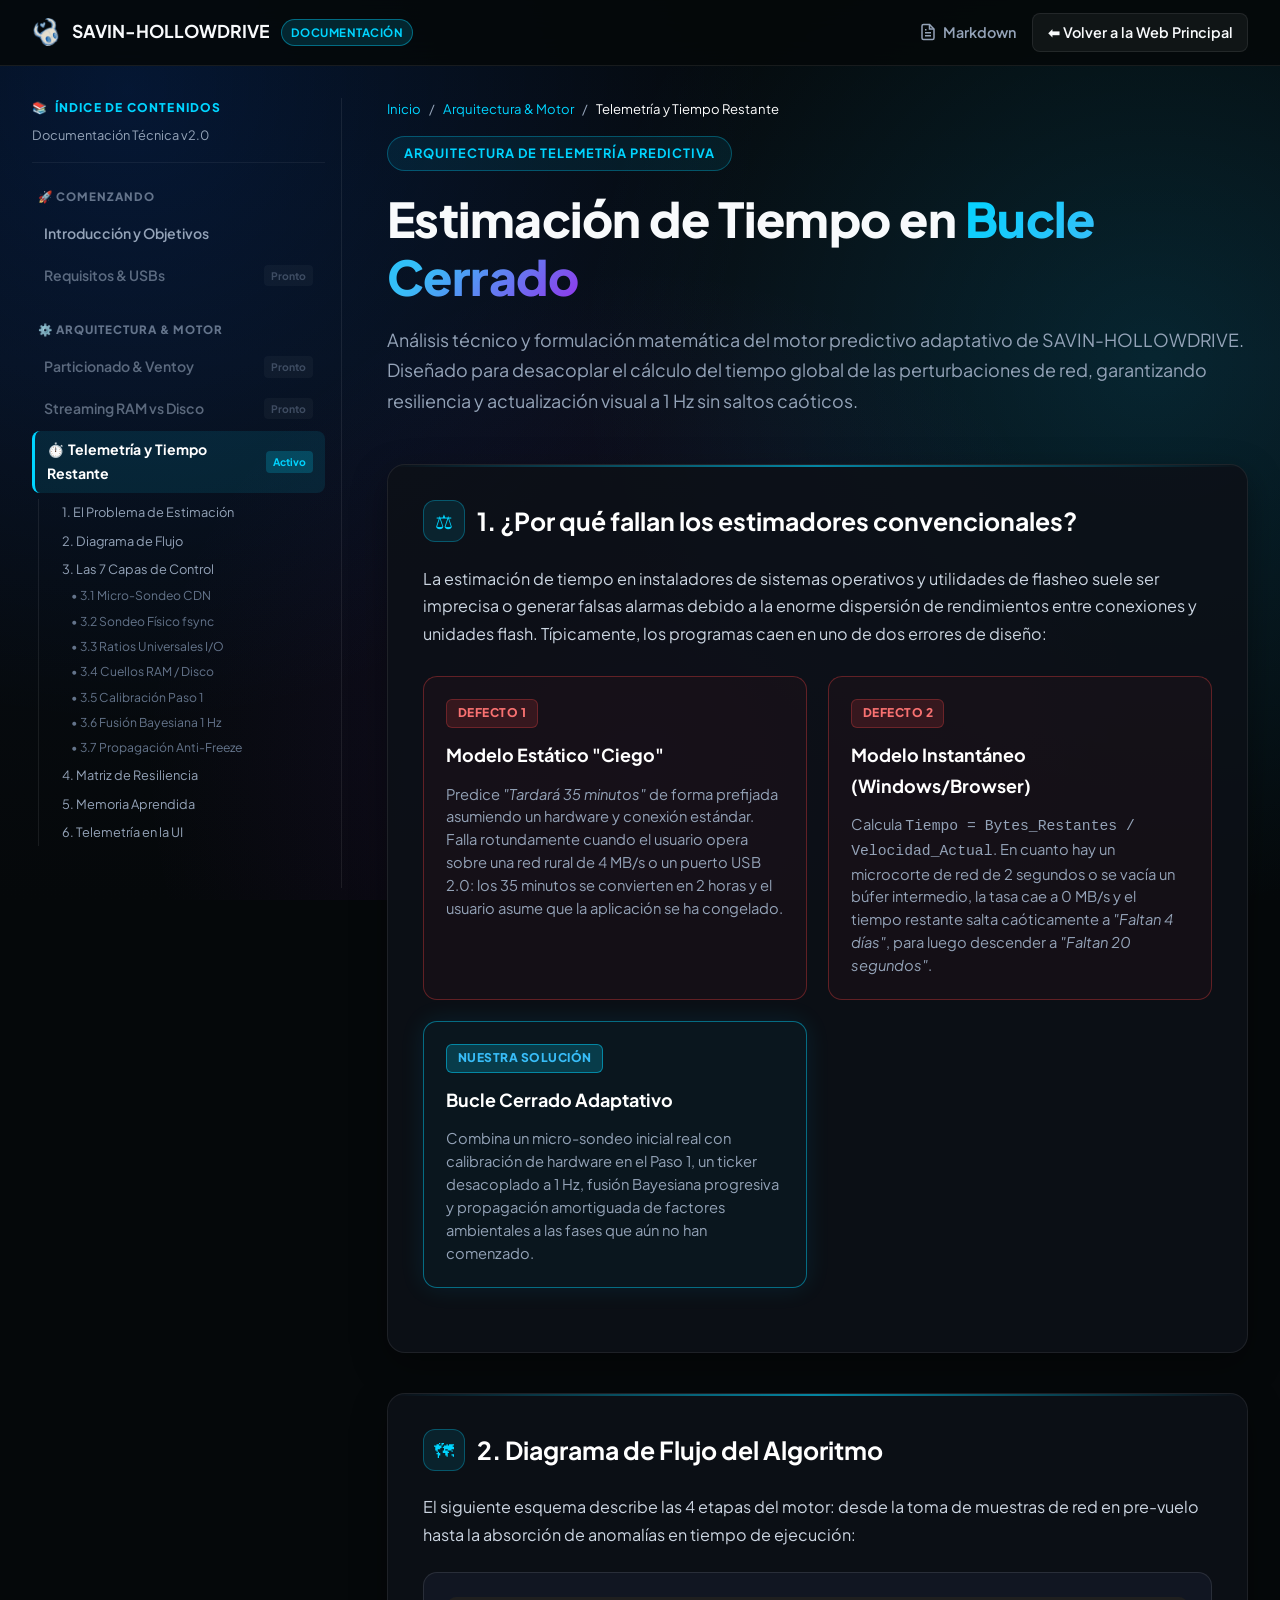
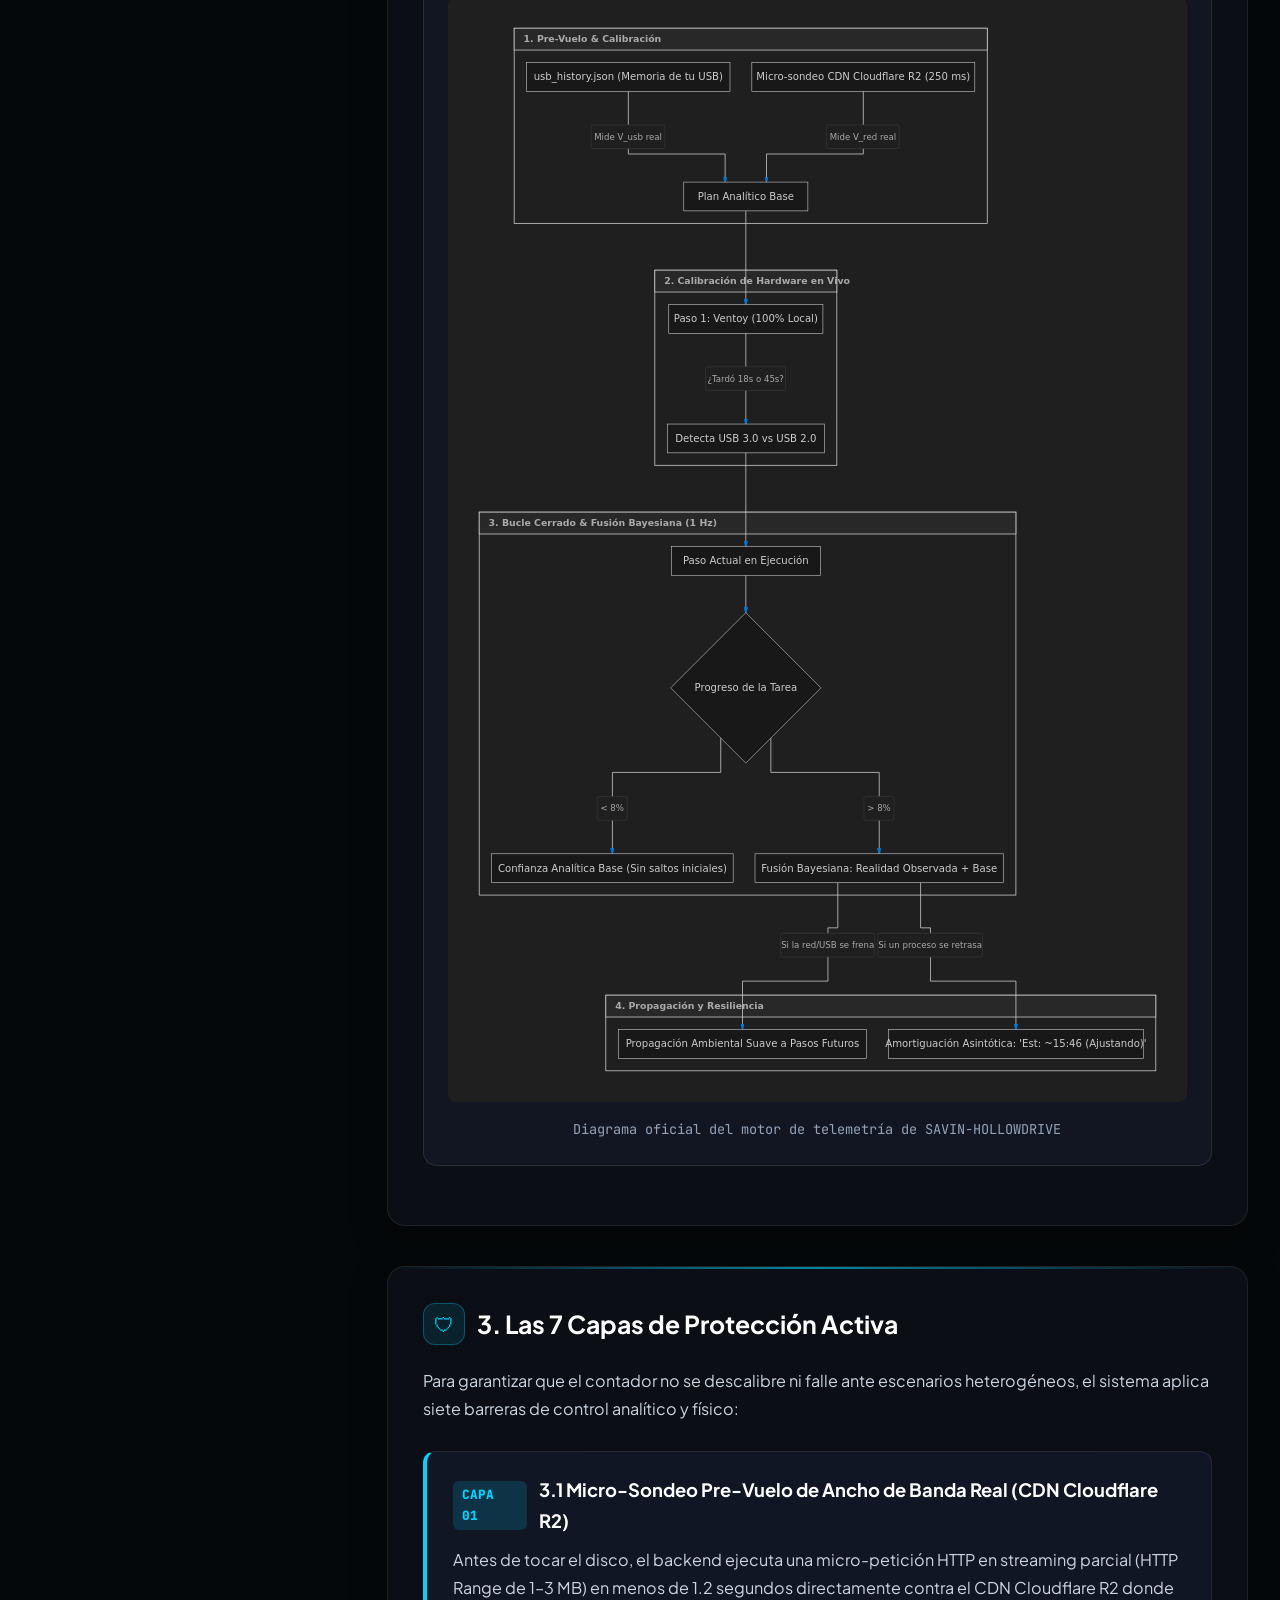
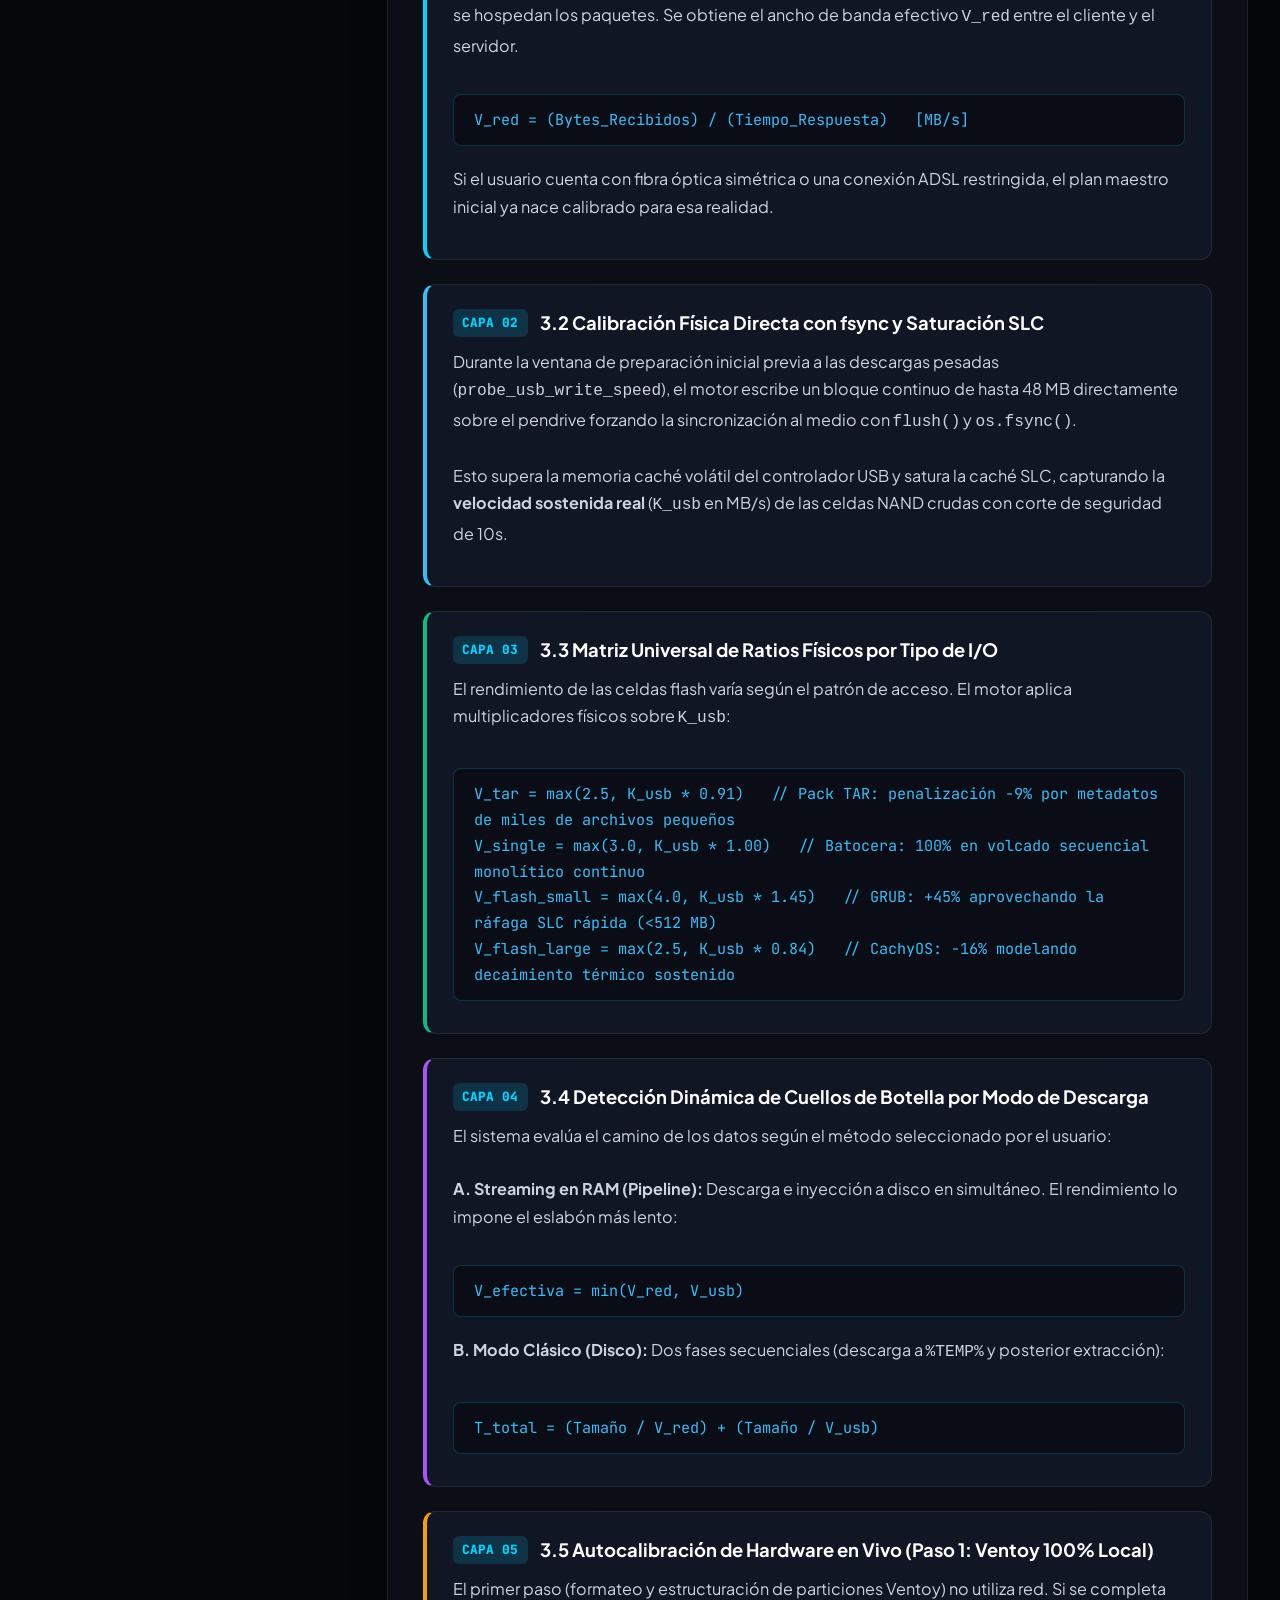
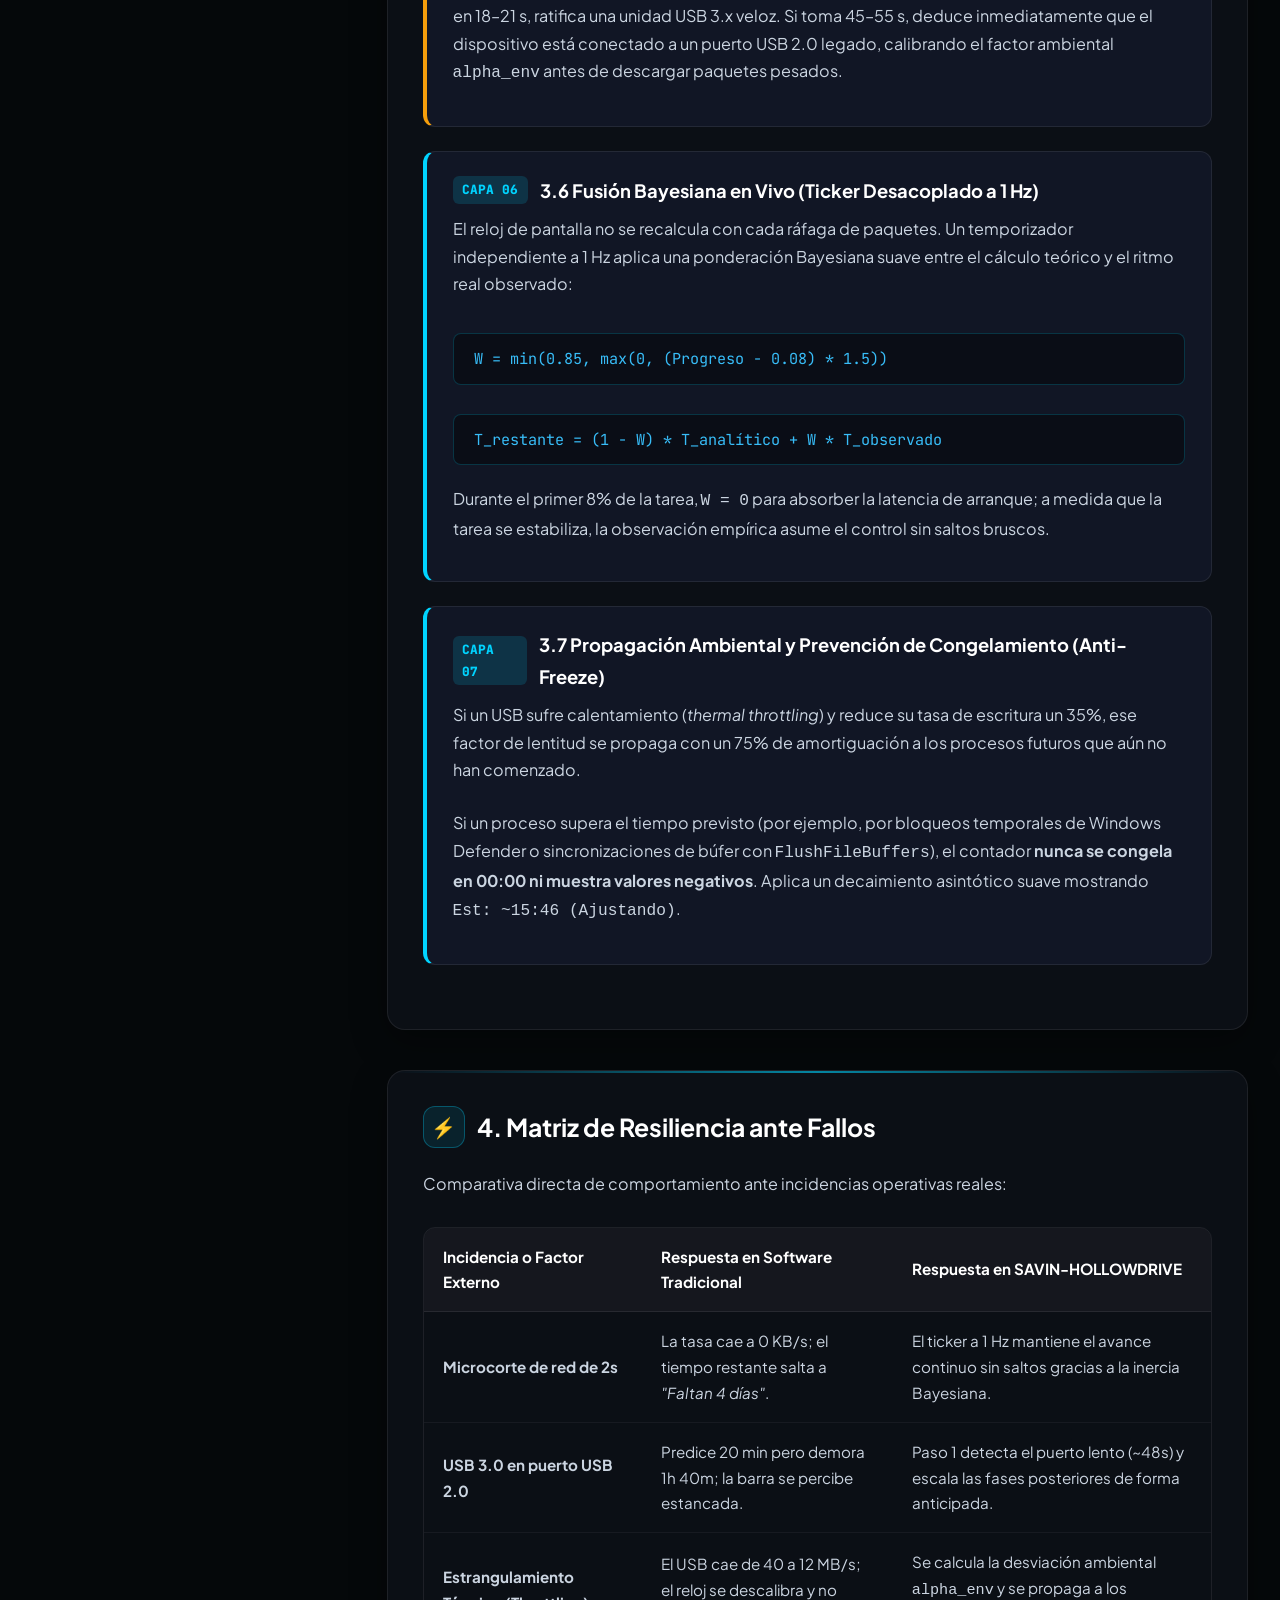
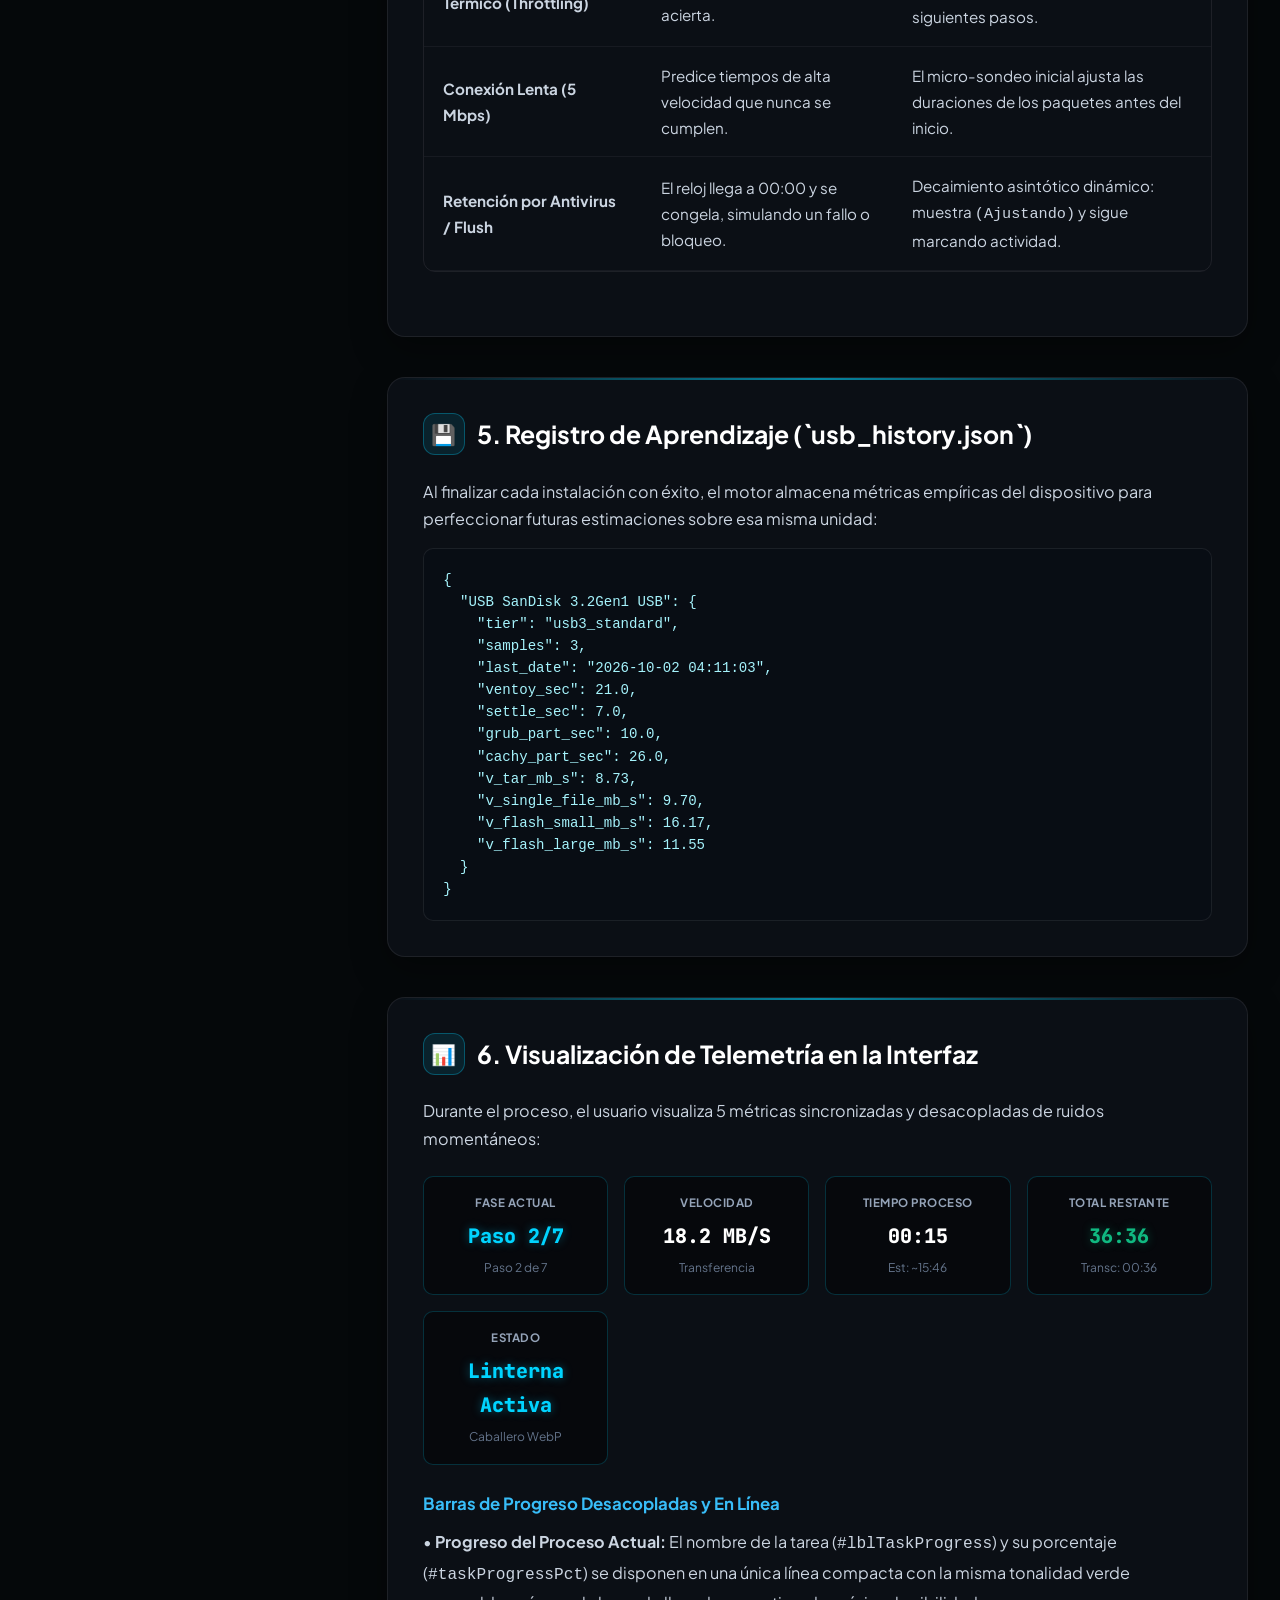
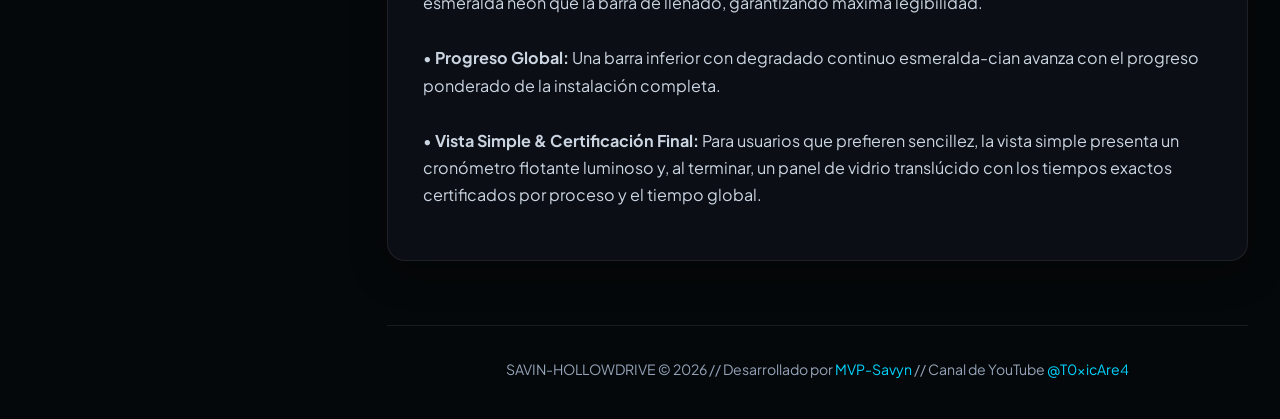
<file: docs/documentation/index.html>
<!DOCTYPE html>
<html lang="es">
<head>
  <meta charset="UTF-8" />
  <meta name="viewport" content="width=device-width, initial-scale=1.0" />
  <title>Documentación Oficial // SAVIN-HOLLOWDRIVE</title>
  <link rel="icon" type="image/x-icon" href="../assets/icon.ico" />
  <link rel="preconnect" href="https://fonts.googleapis.com" />
  <link rel="preconnect" href="https://fonts.gstatic.com" crossorigin />
  <link href="https://fonts.googleapis.com/css2?family=Plus+Jakarta+Sans:wght@400;500;600;700;800&family=JetBrains+Mono:wght@400;500;700&display=swap" rel="stylesheet" />
  <style>
    :root {
      --bg-body: #05080a;
      --bg-card: rgba(13, 17, 23, 0.88);
      --bg-card-inner: rgba(18, 24, 38, 0.95);
      --border-color: rgba(255, 255, 255, 0.08);
      --border-accent: rgba(0, 212, 255, 0.35);
      --text-main: #f8fafc;
      --text-muted: #94a3b8;
      --cyan: #00d4ff;
      --cyan-glow: rgba(0, 212, 255, 0.4);
      --emerald: #10b981;
      --amber: #f59e0b;
      --purple: #a855f7;
      --blue: #3b82f6;
    }

    * {
      margin: 0;
      padding: 0;
      box-sizing: border-box;
    }

    html {
      scroll-behavior: smooth;
      scroll-padding-top: 90px;
    }

    body {
      font-family: 'Plus Jakarta Sans', sans-serif;
      background-color: var(--bg-body);
      background-image:
        radial-gradient(circle at 10% 10%, rgba(0, 94, 255, 0.16) 0%, transparent 45%),
        radial-gradient(circle at 90% 40%, rgba(0, 212, 255, 0.12) 0%, transparent 45%),
        radial-gradient(circle at 50% 85%, rgba(147, 51, 234, 0.1) 0%, transparent 50%),
        linear-gradient(180deg, #05080a 0%, #080d14 40%, #05080a 100%);
      background-attachment: fixed;
      color: var(--text-main);
      line-height: 1.7;
      min-height: 100vh;
      overflow-x: hidden;
    }

    /* BARRA SUPERIOR DE NAVEGACIÓN */
    .doc-nav {
      position: sticky;
      top: 0;
      z-index: 100;
      background: rgba(5, 8, 10, 0.88);
      backdrop-filter: blur(16px);
      -webkit-backdrop-filter: blur(16px);
      border-bottom: 1px solid var(--border-color);
      padding: 0.8rem 2rem;
      display: flex;
      align-items: center;
      justify-content: space-between;
    }

    .nav-left-group {
      display: flex;
      align-items: center;
      gap: 1rem;
    }

    .btn-mobile-sidebar-toggle {
      display: none;
      background: rgba(255, 255, 255, 0.06);
      border: 1px solid var(--border-color);
      color: var(--text-main);
      padding: 0.45rem 0.8rem;
      border-radius: 8px;
      font-size: 0.85rem;
      font-weight: 700;
      cursor: pointer;
      align-items: center;
      gap: 0.5rem;
    }

    .btn-mobile-sidebar-toggle:hover {
      border-color: var(--cyan);
      color: var(--cyan);
    }

    .nav-brand {
      display: flex;
      align-items: center;
      gap: 0.75rem;
      text-decoration: none;
      color: var(--text-main);
      font-weight: 700;
      font-size: 1.1rem;
    }

    .nav-brand img {
      width: 28px;
      height: 28px;
    }

    .nav-brand span.badge {
      background: rgba(0, 212, 255, 0.15);
      color: var(--cyan);
      border: 1px solid rgba(0, 212, 255, 0.4);
      padding: 0.15rem 0.55rem;
      border-radius: 999px;
      font-size: 0.72rem;
      font-weight: 700;
      letter-spacing: 0.5px;
    }

    .nav-links {
      display: flex;
      align-items: center;
      gap: 1rem;
    }

    .nav-links a {
      color: var(--text-muted);
      text-decoration: none;
      font-size: 0.9rem;
      font-weight: 600;
      transition: color 0.2s ease;
      display: flex;
      align-items: center;
      gap: 0.4rem;
    }

    .nav-links a:hover {
      color: var(--cyan);
    }

    .btn-back-home {
      background: rgba(255, 255, 255, 0.05);
      border: 1px solid var(--border-color);
      padding: 0.4rem 0.9rem;
      border-radius: 8px;
      color: var(--text-main) !important;
    }

    .btn-back-home:hover {
      background: rgba(0, 212, 255, 0.15);
      border-color: var(--cyan);
    }

    /* CONTENEDOR GENERAL DE DOCUMENTACIÓN CON SIDEBAR */
    .doc-layout {
      max-width: 1540px;
      margin: 0 auto;
      display: flex;
      gap: 2.8rem;
      padding: 2rem 2rem 5rem 2rem;
      position: relative;
    }

    /* SIDEBAR LATERAL IZQUIERDA */
    .doc-sidebar {
      width: 310px;
      flex-shrink: 0;
      position: sticky;
      top: 85px;
      height: calc(100vh - 110px);
      overflow-y: auto;
      padding-right: 1rem;
      border-right: 1px solid rgba(255, 255, 255, 0.08);
      scrollbar-width: thin;
      scrollbar-color: rgba(255, 255, 255, 0.15) transparent;
    }

    .doc-sidebar::-webkit-scrollbar {
      width: 5px;
    }
    .doc-sidebar::-webkit-scrollbar-thumb {
      background: rgba(255, 255, 255, 0.15);
      border-radius: 4px;
    }
    .doc-sidebar::-webkit-scrollbar-thumb:hover {
      background: var(--cyan);
    }

    /* BUSCADOR O ENCABEZADO DE SIDEBAR */
    .sidebar-header-box {
      margin-bottom: 1.5rem;
      padding-bottom: 1rem;
      border-bottom: 1px solid rgba(255, 255, 255, 0.06);
    }

    .sidebar-header-title {
      font-size: 0.75rem;
      font-weight: 800;
      text-transform: uppercase;
      letter-spacing: 1.2px;
      color: var(--cyan);
      display: flex;
      align-items: center;
      gap: 0.4rem;
      margin-bottom: 0.4rem;
    }

    .sidebar-header-sub {
      font-size: 0.8rem;
      color: var(--text-muted);
    }

    /* GRUPOS DE NAVEGACIÓN EN SIDEBAR */
    .sidebar-group {
      margin-bottom: 1.6rem;
    }

    .sidebar-group-title {
      font-size: 0.72rem;
      font-weight: 800;
      text-transform: uppercase;
      letter-spacing: 1px;
      color: #64748b;
      margin-bottom: 0.5rem;
      padding-left: 0.4rem;
      display: flex;
      align-items: center;
      gap: 0.45rem;
    }

    .sidebar-links {
      list-style: none;
      display: flex;
      flex-direction: column;
      gap: 0.2rem;
    }

    .sidebar-link {
      display: flex;
      align-items: center;
      justify-content: space-between;
      padding: 0.45rem 0.75rem;
      border-radius: 8px;
      font-size: 0.88rem;
      font-weight: 600;
      color: #94a3b8;
      text-decoration: none;
      transition: all 0.2s ease;
      position: relative;
    }

    .sidebar-link:hover {
      color: #f8fafc;
      background: rgba(255, 255, 255, 0.04);
    }

    .sidebar-link.active-section {
      color: #fff;
      background: rgba(0, 212, 255, 0.1);
      border-left: 3px solid var(--cyan);
      font-weight: 700;
    }

    .sidebar-badge-soon {
      font-size: 0.65rem;
      padding: 0.12rem 0.45rem;
      border-radius: 4px;
      background: rgba(255, 255, 255, 0.06);
      color: #64748b;
      font-weight: 700;
    }

    .sidebar-badge-active {
      font-size: 0.65rem;
      padding: 0.12rem 0.45rem;
      border-radius: 4px;
      background: rgba(0, 212, 255, 0.2);
      color: var(--cyan);
      font-weight: 700;
    }

    /* SUB-ÍNDICE DE PUNTOS INTERNOS DENTRO DE LA SECCIÓN ACTIVA */
    .sidebar-sublinks {
      list-style: none;
      display: flex;
      flex-direction: column;
      gap: 0.15rem;
      padding-left: 0.8rem;
      margin: 0.4rem 0 0.8rem 0.4rem;
      border-left: 1px solid rgba(255, 255, 255, 0.08);
    }

    .sidebar-sublink {
      display: block;
      padding: 0.28rem 0.6rem;
      font-size: 0.8rem;
      color: #94a3b8;
      text-decoration: none;
      border-radius: 6px;
      transition: all 0.2s ease;
      line-height: 1.35;
    }

    .sidebar-sublink:hover {
      color: #38bdf8;
      background: rgba(255, 255, 255, 0.03);
    }

    .sidebar-sublink.active-item {
      color: var(--cyan);
      background: rgba(0, 212, 255, 0.12);
      font-weight: 700;
      border-left: 2px solid var(--cyan);
      padding-left: 0.5rem;
    }

    .sidebar-sublink.sub-indent {
      padding-left: 1.2rem;
      font-size: 0.76rem;
      color: #64748b;
    }

    .sidebar-sublink.sub-indent.active-item {
      padding-left: 1.1rem;
      color: var(--cyan);
    }

    /* CONTENIDO PRINCIPAL */
    .doc-content {
      flex: 1;
      min-width: 0; /* Previene desbordamiento horizontal */
      max-width: 1060px;
    }

    /* CABECERA DOCUMENTO */
    .doc-header {
      margin-bottom: 3rem;
    }

    .doc-breadcrumb {
      display: flex;
      align-items: center;
      gap: 0.5rem;
      font-size: 0.82rem;
      color: var(--text-muted);
      margin-bottom: 1rem;
    }

    .doc-breadcrumb a {
      color: var(--cyan);
      text-decoration: none;
    }

    .doc-tag {
      display: inline-flex;
      align-items: center;
      gap: 0.5rem;
      padding: 0.35rem 1rem;
      background: rgba(0, 212, 255, 0.08);
      border: 1px solid rgba(0, 212, 255, 0.3);
      border-radius: 999px;
      font-size: 0.8rem;
      font-weight: 700;
      color: var(--cyan);
      letter-spacing: 1px;
      text-transform: uppercase;
      margin-bottom: 1.2rem;
    }

    .doc-header h1 {
      font-size: clamp(2rem, 3.8vw, 3rem);
      font-weight: 800;
      line-height: 1.2;
      margin-bottom: 1.2rem;
      letter-spacing: -0.5px;
    }

    .doc-header h1 span.gradient-text {
      background: linear-gradient(135deg, #00d4ff 0%, #38bdf8 50%, #9333ea 100%);
      -webkit-background-clip: text;
      -webkit-text-fill-color: transparent;
    }

    .doc-header p.lead {
      font-size: 1.12rem;
      color: var(--text-muted);
      line-height: 1.7;
      font-weight: 400;
    }

    /* TARJETAS PRINCIPALES */
    .doc-card {
      background: var(--bg-card);
      border: 1px solid var(--border-color);
      border-radius: 18px;
      padding: 2.2rem;
      margin-bottom: 2.5rem;
      box-shadow: 0 12px 35px rgba(0, 0, 0, 0.35);
      position: relative;
      overflow: hidden;
    }

    .doc-card::before {
      content: '';
      position: absolute;
      top: 0;
      left: 0;
      right: 0;
      height: 2px;
      background: linear-gradient(90deg, transparent, rgba(0, 212, 255, 0.6), transparent);
    }

    .card-title-row {
      display: flex;
      align-items: center;
      gap: 0.75rem;
      margin-bottom: 1.4rem;
    }

    .card-icon-badge {
      width: 42px;
      height: 42px;
      border-radius: 12px;
      background: rgba(0, 212, 255, 0.1);
      border: 1px solid rgba(0, 212, 255, 0.3);
      display: flex;
      align-items: center;
      justify-content: center;
      font-size: 1.25rem;
      color: var(--cyan);
      flex-shrink: 0;
    }

    .doc-card h2 {
      font-size: 1.55rem;
      font-weight: 700;
      color: #fff;
    }

    .doc-card h3 {
      font-size: 1.22rem;
      font-weight: 700;
      color: #e2e8f0;
      margin: 1.6rem 0 0.8rem 0;
    }

    .doc-card p {
      color: #cbd5e1;
      margin-bottom: 1rem;
      font-size: 1.01rem;
    }

    /* COMPARADOR DE MODELOS */
    .models-grid {
      display: grid;
      grid-template-columns: repeat(auto-fit, minmax(290px, 1fr));
      gap: 1.3rem;
      margin: 1.8rem 0;
    }

    .model-box {
      background: var(--bg-card-inner);
      border: 1px solid var(--border-color);
      border-radius: 14px;
      padding: 1.4rem;
      display: flex;
      flex-direction: column;
      gap: 0.75rem;
    }

    .model-box.bad {
      border-color: rgba(239, 68, 68, 0.35);
      background: rgba(239, 68, 68, 0.04);
    }

    .model-box.bad .model-badge {
      background: rgba(239, 68, 68, 0.15);
      color: #f87171;
      border: 1px solid rgba(239, 68, 68, 0.3);
    }

    .model-box.pro {
      border-color: rgba(0, 212, 255, 0.45);
      background: rgba(0, 212, 255, 0.04);
      box-shadow: 0 0 25px rgba(0, 212, 255, 0.1);
    }

    .model-box.pro .model-badge {
      background: rgba(0, 212, 255, 0.2);
      color: #38bdf8;
      border: 1px solid rgba(0, 212, 255, 0.5);
    }

    .model-badge {
      align-self: flex-start;
      font-size: 0.75rem;
      font-weight: 800;
      padding: 0.2rem 0.65rem;
      border-radius: 6px;
      text-transform: uppercase;
      letter-spacing: 0.5px;
    }

    .model-title {
      font-weight: 700;
      font-size: 1.12rem;
      color: #fff;
    }

    .model-desc {
      font-size: 0.92rem;
      color: var(--text-muted);
      line-height: 1.55;
    }

    /* DIAGRAMA SVG WRAPPER */
    .diagram-wrap {
      background: #111622;
      border: 1px solid rgba(255, 255, 255, 0.1);
      border-radius: 14px;
      padding: 1.5rem;
      display: flex;
      flex-direction: column;
      align-items: center;
      justify-content: center;
      margin: 1.5rem 0;
      overflow-x: auto;
    }

    .diagram-wrap img {
      max-width: 100%;
      height: auto;
      border-radius: 8px;
    }

    .diagram-caption {
      margin-top: 1rem;
      font-size: 0.85rem;
      color: var(--text-muted);
      font-family: 'JetBrains Mono', monospace;
    }

    /* CAPAS DE PROTECCIÓN LISTA */
    .layers-list {
      display: flex;
      flex-direction: column;
      gap: 1.5rem;
      margin: 1.8rem 0;
    }

    .layer-item {
      background: var(--bg-card-inner);
      border: 1px solid rgba(255, 255, 255, 0.08);
      border-left: 4px solid var(--cyan);
      border-radius: 12px;
      padding: 1.4rem 1.6rem;
      display: flex;
      flex-direction: column;
      gap: 0.6rem;
    }

    .layer-item:nth-child(2) { border-left-color: #38bdf8; }
    .layer-item:nth-child(3) { border-left-color: #10b981; }
    .layer-item:nth-child(4) { border-left-color: #a855f7; }
    .layer-item:nth-child(5) { border-left-color: #f59e0b; }

    .layer-header {
      display: flex;
      align-items: center;
      gap: 0.75rem;
    }

    .layer-num {
      background: rgba(0, 212, 255, 0.15);
      color: var(--cyan);
      font-weight: 800;
      font-size: 0.8rem;
      padding: 0.2rem 0.6rem;
      border-radius: 6px;
      font-family: 'JetBrains Mono', monospace;
    }

    .layer-title {
      font-size: 1.15rem;
      font-weight: 700;
      color: #fff;
    }

    .math-formula-box {
      background: rgba(0, 0, 0, 0.4);
      border: 1px solid rgba(0, 212, 255, 0.2);
      border-radius: 8px;
      padding: 0.75rem 1.25rem;
      margin: 0.6rem 0;
      font-family: 'JetBrains Mono', monospace;
      color: #38bdf8;
      font-size: 0.95rem;
      display: inline-block;
    }

    /* TABLA RESILIENTE */
    .table-wrap {
      overflow-x: auto;
      margin: 1.8rem 0;
      border: 1px solid var(--border-color);
      border-radius: 12px;
    }

    table.resilience-table {
      width: 100%;
      border-collapse: collapse;
      font-size: 0.95rem;
      text-align: left;
    }

    table.resilience-table th {
      background: rgba(255, 255, 255, 0.04);
      padding: 1rem 1.2rem;
      color: #fff;
      font-weight: 700;
      border-bottom: 1px solid var(--border-color);
    }

    table.resilience-table td {
      padding: 1rem 1.2rem;
      border-bottom: 1px solid rgba(255, 255, 255, 0.05);
      color: #cbd5e1;
    }

    table.resilience-table tr:hover td {
      background: rgba(0, 212, 255, 0.02);
    }

    /* METRIC ROW PREVIEW INTERACTIVO */
    .metrics-preview-grid {
      display: grid;
      grid-template-columns: repeat(auto-fit, minmax(170px, 1fr));
      gap: 1rem;
      margin: 1.5rem 0;
    }

    .metric-preview-box {
      background: rgba(0, 0, 0, 0.4);
      border: 1px solid rgba(0, 212, 255, 0.2);
      border-radius: 10px;
      padding: 1rem;
      text-align: center;
    }

    .metric-preview-title {
      font-size: 0.72rem;
      color: var(--text-muted);
      font-weight: 700;
      text-transform: uppercase;
      letter-spacing: 0.5px;
      margin-bottom: 0.4rem;
    }

    .metric-preview-val {
      font-size: 1.25rem;
      font-weight: 800;
      color: #fff;
      font-family: 'JetBrains Mono', monospace;
    }

    .metric-preview-val.cyan { color: var(--cyan); text-shadow: 0 0 10px rgba(0, 212, 255, 0.4); }
    .metric-preview-val.emerald { color: var(--emerald); text-shadow: 0 0 10px rgba(16, 185, 129, 0.4); }

    .metric-preview-sub {
      font-size: 0.75rem;
      color: #64748b;
      margin-top: 0.3rem;
    }

    /* CÓDIGO JSON */
    pre.code-block {
      background: #080d14;
      border: 1px solid rgba(255, 255, 255, 0.08);
      border-radius: 10px;
      padding: 1.2rem;
      overflow-x: auto;
      font-family: 'JetBrains Mono', monospace;
      font-size: 0.88rem;
      color: #a5f3fc;
      line-height: 1.5;
    }

    /* MODAL O MENÚ DESPLEGABLE MÓVIL */
    .sidebar-overlay {
      display: none;
      position: fixed;
      top: 0;
      left: 0;
      right: 0;
      bottom: 0;
      background: rgba(0, 0, 0, 0.75);
      backdrop-filter: blur(8px);
      -webkit-backdrop-filter: blur(8px);
      z-index: 150;
    }

    /* FOOTER */
    .doc-footer {
      text-align: center;
      margin-top: 4rem;
      padding-top: 2rem;
      border-top: 1px solid var(--border-color);
      color: var(--text-muted);
      font-size: 0.88rem;
    }

    .doc-footer a {
      color: var(--cyan);
      text-decoration: none;
    }

    /* RESPONSIVE BREAKPOINTS */
    @media (max-width: 1024px) {
      .btn-mobile-sidebar-toggle {
        display: inline-flex;
      }

      .doc-sidebar {
        position: fixed;
        top: 0;
        left: 0;
        bottom: 0;
        height: 100vh;
        z-index: 200;
        background: #080d14;
        width: 320px;
        padding: 2rem 1.5rem;
        box-shadow: 0 0 40px rgba(0, 0, 0, 0.9);
        transform: translateX(-100%);
        transition: transform 0.3s cubic-bezier(0.16, 1, 0.3, 1);
      }

      .doc-sidebar.open {
        transform: translateX(0);
      }

      .sidebar-overlay.active {
        display: block;
      }

      .doc-layout {
        padding: 1.5rem 1rem 4rem 1rem;
        gap: 0;
      }
    }
  </style>
</head>
<body>

  <!-- NAVEGACIÓN SUPERIOR -->
  <nav class="doc-nav">
    <div class="nav-left-group">
      <button class="btn-mobile-sidebar-toggle" id="btnToggleSidebar" aria-label="Abrir índice">
        <span>☰</span>
        <span>Índice</span>
      </button>

      <a href="../index.html" class="nav-brand">
        <img src="../assets/icon.ico" alt="SAVIN-HOLLOWDRIVE" />
        <span>SAVIN-HOLLOWDRIVE</span>
        <span class="badge">DOCUMENTACIÓN</span>
      </a>
    </div>

    <div class="nav-links">
      <a href="sistema_estimacion_tiempo.md" target="_blank" title="Ver archivo fuente en Markdown">
        <svg width="18" height="18" viewBox="0 0 24 24" fill="none" stroke="currentColor" stroke-width="2"><path d="M14 2H6a2 2 0 0 0-2 2v16a2 2 0 0 0 2 2h12a2 2 0 0 0 2-2V8z"></path><polyline points="14 2 14 8 20 8"></polyline><line x1="16" y1="13" x2="8" y2="13"></line><line x1="16" y1="17" x2="8" y2="17"></line><polyline points="10 9 9 9 8 9"></polyline></svg>
        Markdown
      </a>
      <a href="../index.html" class="btn-back-home">
        ⬅ Volver a la Web Principal
      </a>
    </div>
  </nav>

  <!-- OVERLAY PARA MÓVILES -->
  <div class="sidebar-overlay" id="sidebarOverlay"></div>

  <!-- LAYOUT DOCUMENTACIÓN: SIDEBAR IZQUIERDA + CONTENIDO -->
  <div class="doc-layout">

    <!-- ÍNDICE JERÁRQUICO LATERAL IZQUIERDO -->
    <aside class="doc-sidebar" id="docSidebar">
      
      <div class="sidebar-header-box">
        <div class="sidebar-header-title">
          <span>📚</span> ÍNDICE DE CONTENIDOS
        </div>
        <div class="sidebar-header-sub">Documentación Técnica v2.0</div>
      </div>

      <!-- GRUPO 1: COMENZANDO -->
      <div class="sidebar-group">
        <div class="sidebar-group-title">🚀 COMENZANDO</div>
        <ul class="sidebar-links">
          <li>
            <a href="#sec-intro" class="sidebar-link" title="Visión General">
              <span>Introducción y Objetivos</span>
            </a>
          </li>
          <li>
            <a href="javascript:void(0)" class="sidebar-link" style="opacity: 0.6;" title="Próximamente">
              <span>Requisitos & USBs</span>
              <span class="sidebar-badge-soon">Pronto</span>
            </a>
          </li>
        </ul>
      </div>

      <!-- GRUPO 2: ARQUITECTURA & MOTOR (SECCIÓN ACTIVA) -->
      <div class="sidebar-group">
        <div class="sidebar-group-title">⚙️ ARQUITECTURA & MOTOR</div>
        <ul class="sidebar-links">
          <li>
            <a href="javascript:void(0)" class="sidebar-link" style="opacity: 0.6;" title="Próximamente">
              <span>Particionado & Ventoy</span>
              <span class="sidebar-badge-soon">Pronto</span>
            </a>
          </li>
          <li>
            <a href="javascript:void(0)" class="sidebar-link" style="opacity: 0.6;" title="Próximamente">
              <span>Streaming RAM vs Disco</span>
              <span class="sidebar-badge-soon">Pronto</span>
            </a>
          </li>
          <li>
            <!-- ENLACE PADRE DE LA SECCIÓN ACTIVA -->
            <a href="#sec-telemetria-intro" class="sidebar-link active-section" id="linkSecTelemetria">
              <span>⏱️ Telemetría y Tiempo Restante</span>
              <span class="sidebar-badge-active">Activo</span>
            </a>

            <!-- SUB-ÍNDICE DESPLEGADO DE LA SECCIÓN ACTUAL -->
            <ul class="sidebar-sublinks">
              <li>
                <a href="#sec-1-problema" class="sidebar-sublink" id="subLink1">
                  1. El Problema de Estimación
                </a>
              </li>
              <li>
                <a href="#sec-2-diagrama" class="sidebar-sublink" id="subLink2">
                  2. Diagrama de Flujo
                </a>
              </li>
              <li>
                <a href="#sec-3-capas" class="sidebar-sublink" id="subLink3">
                  3. Las 7 Capas de Control
                </a>
                <a href="#sec-3-1-sondeo" class="sidebar-sublink sub-indent" id="subLink3_1">• 3.1 Micro-Sondeo CDN</a>
                <a href="#sec-3-2-fsync" class="sidebar-sublink sub-indent" id="subLink3_2">• 3.2 Sondeo Físico fsync</a>
                <a href="#sec-3-3-ratios" class="sidebar-sublink sub-indent" id="subLink3_3">• 3.3 Ratios Universales I/O</a>
                <a href="#sec-3-4-cuellos" class="sidebar-sublink sub-indent" id="subLink3_4">• 3.4 Cuellos RAM / Disco</a>
                <a href="#sec-3-5-calibracion" class="sidebar-sublink sub-indent" id="subLink3_5">• 3.5 Calibración Paso 1</a>
                <a href="#sec-3-6-bayes" class="sidebar-sublink sub-indent" id="subLink3_6">• 3.6 Fusión Bayesiana 1 Hz</a>
                <a href="#sec-3-7-antifreeze" class="sidebar-sublink sub-indent" id="subLink3_7">• 3.7 Propagación Anti-Freeze</a>
              </li>
              <li>
                <a href="#sec-4-resiliencia" class="sidebar-sublink" id="subLink4">
                  4. Matriz de Resiliencia
                </a>
              </li>
              <li>
                <a href="#sec-5-aprendizaje" class="sidebar-sublink" id="subLink5">
                  5. Memoria Aprendida
                </a>
              </li>
              <li>
                <a href="#sec-6-telemetria" class="sidebar-sublink" id="subLink6">
                  6. Telemetría en la UI
                </a>
              </li>
            </ul>
          </li>
        </ul>
      </div>

      <!-- GRUPO 3: HOLLOWTOOLS -->
      <div class="sidebar-group">
        <div class="sidebar-group-title">🧰 HOLLOWTOOLS</div>
        <ul class="sidebar-links">
          <li>
            <a href="javascript:void(0)" class="sidebar-link" style="opacity: 0.6;" title="Próximamente">
              <span>Gestor de ISOs (.iso)</span>
              <span class="sidebar-badge-soon">Pronto</span>
            </a>
          </li>
          <li>
            <a href="javascript:void(0)" class="sidebar-link" style="opacity: 0.6;" title="Próximamente">
              <span>Inyección de Paquetes</span>
              <span class="sidebar-badge-soon">Pronto</span>
            </a>
          </li>
          <li>
            <a href="javascript:void(0)" class="sidebar-link" style="opacity: 0.6;" title="Próximamente">
              <span>CachyOS Portable Tool</span>
              <span class="sidebar-badge-soon">Pronto</span>
            </a>
          </li>
        </ul>
      </div>

      <!-- GRUPO 4: SISTEMAS INTEGRADOS -->
      <div class="sidebar-group">
        <div class="sidebar-group-title">🕹️ SISTEMAS INTEGRADOS</div>
        <ul class="sidebar-links">
          <li>
            <a href="javascript:void(0)" class="sidebar-link" style="opacity: 0.6;" title="Próximamente">
              <span>Batocera Linux (Retrogaming)</span>
              <span class="sidebar-badge-soon">Pronto</span>
            </a>
          </li>
          <li>
            <a href="javascript:void(0)" class="sidebar-link" style="opacity: 0.6;" title="Próximamente">
              <span>CachyOS (Arch Optimizado)</span>
              <span class="sidebar-badge-soon">Pronto</span>
            </a>
          </li>
        </ul>
      </div>

      <!-- GRUPO 5: SOPORTE & FAQ -->
      <div class="sidebar-group">
        <div class="sidebar-group-title">❓ SOPORTE & FAQ</div>
        <ul class="sidebar-links">
          <li>
            <a href="javascript:void(0)" class="sidebar-link" style="opacity: 0.6;" title="Próximamente">
              <span>Preguntas Frecuentes</span>
              <span class="sidebar-badge-soon">Pronto</span>
            </a>
          </li>
          <li>
            <a href="javascript:void(0)" class="sidebar-link" style="opacity: 0.6;" title="Próximamente">
              <span>Solución de Problemas</span>
              <span class="sidebar-badge-soon">Pronto</span>
            </a>
          </li>
        </ul>
      </div>

    </aside>

    <!-- ÁREA DE CONTENIDO DE LA DOCUMENTACIÓN -->
    <main class="doc-content">

      <!-- CABECERA DE LA SECCIÓN -->
      <header class="doc-header" id="sec-telemetria-intro">
        <div class="doc-breadcrumb">
          <a href="../index.html">Inicio</a>
          <span>/</span>
          <a href="#sec-telemetria-intro">Arquitectura & Motor</a>
          <span>/</span>
          <span style="color: #fff;">Telemetría y Tiempo Restante</span>
        </div>

        <div class="doc-tag">ARQUITECTURA DE TELEMETRÍA PREDICTIVA</div>
        <h1>Estimación de Tiempo en <span class="gradient-text">Bucle Cerrado</span></h1>
        <p class="lead">
          Análisis técnico y formulación matemática del motor predictivo adaptativo de SAVIN-HOLLOWDRIVE. Diseñado para desacoplar el cálculo del tiempo global de las perturbaciones de red, garantizando resiliencia y actualización visual a 1 Hz sin saltos caóticos.
        </p>
      </header>

      <!-- PUNTO 1: EL PROBLEMA -->
      <section class="doc-card" id="sec-1-problema">
        <div class="card-title-row">
          <div class="card-icon-badge">⚖</div>
          <h2>1. ¿Por qué fallan los estimadores convencionales?</h2>
        </div>
        <p>
          La estimación de tiempo en instaladores de sistemas operativos y utilidades de flasheo suele ser imprecisa o generar falsas alarmas debido a la enorme dispersión de rendimientos entre conexiones y unidades flash. Típicamente, los programas caen en uno de dos errores de diseño:
        </p>

        <div class="models-grid">
          <div class="model-box bad">
            <span class="model-badge">Defecto 1</span>
            <div class="model-title">Modelo Estático "Ciego"</div>
            <div class="model-desc">
              Predice <em>"Tardará 35 minutos"</em> de forma prefijada asumiendo un hardware y conexión estándar. Falla rotundamente cuando el usuario opera sobre una red rural de 4 MB/s o un puerto USB 2.0: los 35 minutos se convierten en 2 horas y el usuario asume que la aplicación se ha congelado.
            </div>
          </div>

          <div class="model-box bad">
            <span class="model-badge">Defecto 2</span>
            <div class="model-title">Modelo Instantáneo (Windows/Browser)</div>
            <div class="model-desc">
              Calcula <code>Tiempo = Bytes_Restantes / Velocidad_Actual</code>. En cuanto hay un microcorte de red de 2 segundos o se vacía un búfer intermedio, la tasa cae a 0 MB/s y el tiempo restante salta caóticamente a <em>"Faltan 4 días"</em>, para luego descender a <em>"Faltan 20 segundos"</em>.
            </div>
          </div>

          <div class="model-box pro">
            <span class="model-badge">Nuestra Solución</span>
            <div class="model-title">Bucle Cerrado Adaptativo</div>
            <div class="model-desc">
              Combina un micro-sondeo inicial real con calibración de hardware en el Paso 1, un ticker desacoplado a 1 Hz, fusión Bayesiana progresiva y propagación amortiguada de factores ambientales a las fases que aún no han comenzado.
            </div>
          </div>
        </div>
      </section>

      <!-- PUNTO 2: DIAGRAMA DE FLUJO -->
      <section class="doc-card" id="sec-2-diagrama">
        <div class="card-title-row">
          <div class="card-icon-badge">🗺</div>
          <h2>2. Diagrama de Flujo del Algoritmo</h2>
        </div>
        <p>
          El siguiente esquema describe las 4 etapas del motor: desde la toma de muestras de red en pre-vuelo hasta la absorción de anomalías en tiempo de ejecución:
        </p>

        <div class="diagram-wrap">
          <img src="diagrama_contador.svg" alt="Diagrama de Arquitectura del Algoritmo de Estimación de Tiempo" />
          <div class="diagram-caption">Diagrama oficial del motor de telemetría de SAVIN-HOLLOWDRIVE</div>
        </div>
      </section>

      <!-- PUNTO 3: LAS 7 CAPAS DE CONTROL -->
      <section class="doc-card" id="sec-3-capas">
        <div class="card-title-row">
          <div class="card-icon-badge">🛡</div>
          <h2>3. Las 7 Capas de Protección Activa</h2>
        </div>
        <p>
          Para garantizar que el contador no se descalibre ni falle ante escenarios heterogéneos, el sistema aplica siete barreras de control analítico y físico:
        </p>

        <div class="layers-list">
          <!-- Capa 1 -->
          <div class="layer-item" id="sec-3-1-sondeo">
            <div class="layer-header">
              <span class="layer-num">CAPA 01</span>
              <div class="layer-title">3.1 Micro-Sondeo Pre-Vuelo de Ancho de Banda Real (CDN Cloudflare R2)</div>
            </div>
            <p>
              Antes de tocar el disco, el backend ejecuta una micro-petición HTTP en streaming parcial (HTTP Range de 1–3 MB) en menos de 1.2 segundos directamente contra el CDN Cloudflare R2 donde se hospedan los paquetes. Se obtiene el ancho de banda efectivo <code>V_red</code> entre el cliente y el servidor.
            </p>
            <div class="math-formula-box">
              V_red = (Bytes_Recibidos) / (Tiempo_Respuesta) &nbsp; [MB/s]
            </div>
            <p>
              Si el usuario cuenta con fibra óptica simétrica o una conexión ADSL restringida, el plan maestro inicial ya nace calibrado para esa realidad.
            </p>
          </div>

          <!-- Capa 2 -->
          <div class="layer-item" id="sec-3-2-fsync">
            <div class="layer-header">
              <span class="layer-num">CAPA 02</span>
              <div class="layer-title">3.2 Calibración Física Directa con fsync y Saturación SLC</div>
            </div>
            <p>
              Durante la ventana de preparación inicial previa a las descargas pesadas (<code>probe_usb_write_speed</code>), el motor escribe un bloque continuo de hasta 48 MB directamente sobre el pendrive forzando la sincronización al medio con <code>flush()</code> y <code>os.fsync()</code>.
            </p>
            <p>
              Esto supera la memoria caché volátil del controlador USB y satura la caché SLC, capturando la <strong>velocidad sostenida real</strong> (<code>K_usb</code> en MB/s) de las celdas NAND crudas con corte de seguridad de 10s.
            </p>
          </div>

          <!-- Capa 3 -->
          <div class="layer-item" id="sec-3-3-ratios">
            <div class="layer-header">
              <span class="layer-num">CAPA 03</span>
              <div class="layer-title">3.3 Matriz Universal de Ratios Físicos por Tipo de I/O</div>
            </div>
            <p>
              El rendimiento de las celdas flash varía según el patrón de acceso. El motor aplica multiplicadores físicos sobre <code>K_usb</code>:
            </p>
            <div class="math-formula-box">
              V_tar = max(2.5, K_usb * 0.91) &nbsp; // Pack TAR: penalización -9% por metadatos de miles de archivos pequeños<br/>
              V_single = max(3.0, K_usb * 1.00) &nbsp; // Batocera: 100% en volcado secuencial monolítico continuo<br/>
              V_flash_small = max(4.0, K_usb * 1.45) &nbsp; // GRUB: +45% aprovechando la ráfaga SLC rápida (&lt;512 MB)<br/>
              V_flash_large = max(2.5, K_usb * 0.84) &nbsp; // CachyOS: -16% modelando decaimiento térmico sostenido
            </div>
          </div>

          <!-- Capa 4 -->
          <div class="layer-item" id="sec-3-4-cuellos">
            <div class="layer-header">
              <span class="layer-num">CAPA 04</span>
              <div class="layer-title">3.4 Detección Dinámica de Cuellos de Botella por Modo de Descarga</div>
            </div>
            <p>
              El sistema evalúa el camino de los datos según el método seleccionado por el usuario:
            </p>
            <p>
              <strong>A. Streaming en RAM (Pipeline):</strong> Descarga e inyección a disco en simultáneo. El rendimiento lo impone el eslabón más lento:
            </p>
            <div class="math-formula-box">
              V_efectiva = min(V_red, V_usb)
            </div>
            <p>
              <strong>B. Modo Clásico (Disco):</strong> Dos fases secuenciales (descarga a <code>%TEMP%</code> y posterior extracción):
            </p>
            <div class="math-formula-box">
              T_total = (Tamaño / V_red) + (Tamaño / V_usb)
            </div>
          </div>

          <!-- Capa 5 -->
          <div class="layer-item" id="sec-3-5-calibracion">
            <div class="layer-header">
              <span class="layer-num">CAPA 05</span>
              <div class="layer-title">3.5 Autocalibración de Hardware en Vivo (Paso 1: Ventoy 100% Local)</div>
            </div>
            <p>
              El primer paso (formateo y estructuración de particiones Ventoy) no utiliza red. Si se completa en 18–21 s, ratifica una unidad USB 3.x veloz. Si toma 45–55 s, deduce inmediatamente que el dispositivo está conectado a un puerto USB 2.0 legado, calibrando el factor ambiental <code>alpha_env</code> antes de descargar paquetes pesados.
            </p>
          </div>

          <!-- Capa 6 -->
          <div class="layer-item" id="sec-3-6-bayes">
            <div class="layer-header">
              <span class="layer-num">CAPA 06</span>
              <div class="layer-title">3.6 Fusión Bayesiana en Vivo (Ticker Desacoplado a 1 Hz)</div>
            </div>
            <p>
              El reloj de pantalla no se recalcula con cada ráfaga de paquetes. Un temporizador independiente a 1 Hz aplica una ponderación Bayesiana suave entre el cálculo teórico y el ritmo real observado:
            </p>
            <div class="math-formula-box">
              W = min(0.85, max(0, (Progreso - 0.08) * 1.5))
            </div>
            <div class="math-formula-box">
              T_restante = (1 - W) * T_analítico + W * T_observado
            </div>
            <p>
              Durante el primer 8% de la tarea, <code>W = 0</code> para absorber la latencia de arranque; a medida que la tarea se estabiliza, la observación empírica asume el control sin saltos bruscos.
            </p>
          </div>

          <!-- Capa 7 -->
          <div class="layer-item" id="sec-3-7-antifreeze">
            <div class="layer-header">
              <span class="layer-num">CAPA 07</span>
              <div class="layer-title">3.7 Propagación Ambiental y Prevención de Congelamiento (Anti-Freeze)</div>
            </div>
            <p>
              Si un USB sufre calentamiento (<em>thermal throttling</em>) y reduce su tasa de escritura un 35%, ese factor de lentitud se propaga con un 75% de amortiguación a los procesos futuros que aún no han comenzado.
            </p>
            <p>
              Si un proceso supera el tiempo previsto (por ejemplo, por bloqueos temporales de Windows Defender o sincronizaciones de búfer con <code>FlushFileBuffers</code>), el contador <strong>nunca se congela en 00:00 ni muestra valores negativos</strong>. Aplica un decaimiento asintótico suave mostrando <code>Est: ~15:46 (Ajustando)</code>.
            </p>
          </div>
        </div>
      </section>

      <!-- PUNTO 4: MATRIZ DE RESILIENCIA -->
      <section class="doc-card" id="sec-4-resiliencia">
        <div class="card-title-row">
          <div class="card-icon-badge">⚡</div>
          <h2>4. Matriz de Resiliencia ante Fallos</h2>
        </div>
        <p>
          Comparativa directa de comportamiento ante incidencias operativas reales:
        </p>

        <div class="table-wrap">
          <table class="resilience-table">
            <thead>
              <tr>
                <th>Incidencia o Factor Externo</th>
                <th>Respuesta en Software Tradicional</th>
                <th>Respuesta en SAVIN-HOLLOWDRIVE</th>
              </tr>
            </thead>
            <tbody>
              <tr>
                <td><strong>Microcorte de red de 2s</strong></td>
                <td>La tasa cae a 0 KB/s; el tiempo restante salta a <em>"Faltan 4 días"</em>.</td>
                <td>El ticker a 1 Hz mantiene el avance continuo sin saltos gracias a la inercia Bayesiana.</td>
              </tr>
              <tr>
                <td><strong>USB 3.0 en puerto USB 2.0</strong></td>
                <td>Predice 20 min pero demora 1h 40m; la barra se percibe estancada.</td>
                <td>Paso 1 detecta el puerto lento (~48s) y escala las fases posteriores de forma anticipada.</td>
              </tr>
              <tr>
                <td><strong>Estrangulamiento Térmico (Throttling)</strong></td>
                <td>El USB cae de 40 a 12 MB/s; el reloj se descalibra y no acierta.</td>
                <td>Se calcula la desviación ambiental <code>alpha_env</code> y se propaga a los siguientes pasos.</td>
              </tr>
              <tr>
                <td><strong>Conexión Lenta (5 Mbps)</strong></td>
                <td>Predice tiempos de alta velocidad que nunca se cumplen.</td>
                <td>El micro-sondeo inicial ajusta las duraciones de los paquetes antes del inicio.</td>
              </tr>
              <tr>
                <td><strong>Retención por Antivirus / Flush</strong></td>
                <td>El reloj llega a 00:00 y se congela, simulando un fallo o bloqueo.</td>
                <td>Decaimiento asintótico dinámico: muestra <code>(Ajustando)</code> y sigue marcando actividad.</td>
              </tr>
            </tbody>
          </table>
        </div>
      </section>

      <!-- PUNTO 5: APRENDIZAJE PERSISTENTE -->
      <section class="doc-card" id="sec-5-aprendizaje">
        <div class="card-title-row">
          <div class="card-icon-badge">💾</div>
          <h2>5. Registro de Aprendizaje (`usb_history.json`)</h2>
        </div>
        <p>
          Al finalizar cada instalación con éxito, el motor almacena métricas empíricas del dispositivo para perfeccionar futuras estimaciones sobre esa misma unidad:
        </p>

        <pre class="code-block"><code>{
  "USB SanDisk 3.2Gen1 USB": {
    "tier": "usb3_standard",
    "samples": 3,
    "last_date": "2026-10-02 04:11:03",
    "ventoy_sec": 21.0,
    "settle_sec": 7.0,
    "grub_part_sec": 10.0,
    "cachy_part_sec": 26.0,
    "v_tar_mb_s": 8.73,
    "v_single_file_mb_s": 9.70,
    "v_flash_small_mb_s": 16.17,
    "v_flash_large_mb_s": 11.55
  }
}</code></pre>
      </section>

      <!-- PUNTO 6: INTERFAZ EN VIVO Y TELEMETRÍA -->
      <section class="doc-card" id="sec-6-telemetria">
        <div class="card-title-row">
          <div class="card-icon-badge">📊</div>
          <h2>6. Visualización de Telemetría en la Interfaz</h2>
        </div>
        <p>
          Durante el proceso, el usuario visualiza 5 métricas sincronizadas y desacopladas de ruidos momentáneos:
        </p>

        <div class="metrics-preview-grid">
          <div class="metric-preview-box">
            <div class="metric-preview-title">Fase Actual</div>
            <div class="metric-preview-val cyan">Paso 2/7</div>
            <div class="metric-preview-sub">Paso 2 de 7</div>
          </div>
          <div class="metric-preview-box">
            <div class="metric-preview-title">Velocidad</div>
            <div class="metric-preview-val">18.2 MB/S</div>
            <div class="metric-preview-sub">Transferencia</div>
          </div>
          <div class="metric-preview-box">
            <div class="metric-preview-title">Tiempo Proceso</div>
            <div class="metric-preview-val">00:15</div>
            <div class="metric-preview-sub">Est: ~15:46</div>
          </div>
          <div class="metric-preview-box">
            <div class="metric-preview-title">Total Restante</div>
            <div class="metric-preview-val emerald">36:36</div>
            <div class="metric-preview-sub">Transc: 00:36</div>
          </div>
          <div class="metric-preview-box">
            <div class="metric-preview-title">Estado</div>
            <div class="metric-preview-val cyan">Linterna Activa</div>
            <div class="metric-preview-sub">Caballero WebP</div>
          </div>
        </div>

        <div style="margin-top: 1.5rem;">
          <h3 style="font-size: 1.05rem; margin-bottom: 0.6rem; color: #38bdf8;">Barras de Progreso Desacopladas y En Línea</h3>
          <p>
            • <strong>Progreso del Proceso Actual:</strong> El nombre de la tarea (<code>#lblTaskProgress</code>) y su porcentaje (<code>#taskProgressPct</code>) se disponen en una única línea compacta con la misma tonalidad verde esmeralda neón que la barra de llenado, garantizando máxima legibilidad.<br/><br/>
            • <strong>Progreso Global:</strong> Una barra inferior con degradado continuo esmeralda-cian avanza con el progreso ponderado de la instalación completa.<br/><br/>
            • <strong>Vista Simple &amp; Certificación Final:</strong> Para usuarios que prefieren sencillez, la vista simple presenta un cronómetro flotante luminoso y, al terminar, un panel de vidrio translúcido con los tiempos exactos certificados por proceso y el tiempo global.
          </p>
        </div>
      </section>

      <!-- PIE DE PÁGINA -->
      <footer class="doc-footer">
        <p>
          SAVIN-HOLLOWDRIVE &copy; 2026 // Desarrollado por <a href="https://github.com/MVP-Savyn" target="_blank" rel="noopener">MVP-Savyn</a> // Canal de YouTube <a href="https://www.youtube.com/@T0xicAre4" target="_blank" rel="noopener">@T0xicAre4</a>
        </p>
      </footer>

    </main>

  </div>

  <!-- SCRIPT PARA INTERACTIVIDAD, TOGGLE MÓVIL Y SCROLLSPY -->
  <script>
    // 1. Control del Toggle de Sidebar en Pantallas Pequeñas
    const btnToggleSidebar = document.getElementById('btnToggleSidebar');
    const docSidebar = document.getElementById('docSidebar');
    const sidebarOverlay = document.getElementById('sidebarOverlay');

    function toggleMobileSidebar() {
      const isOpen = docSidebar.classList.toggle('open');
      sidebarOverlay.classList.toggle('active', isOpen);
    }

    function closeMobileSidebar() {
      docSidebar.classList.remove('open');
      sidebarOverlay.classList.remove('active');
    }

    if (btnToggleSidebar) btnToggleSidebar.addEventListener('click', toggleMobileSidebar);
    if (sidebarOverlay) sidebarOverlay.addEventListener('click', closeMobileSidebar);

    // Cerrar sidebar al hacer clic en un enlace en móviles
    document.querySelectorAll('.sidebar-sublink, .sidebar-link').forEach(link => {
      link.addEventListener('click', () => {
        if (window.innerWidth <= 1024) {
          closeMobileSidebar();
        }
      });
    });

    // 2. ScrollSpy Reactivo para resaltar el punto actual en el índice
    const sublinks = [
      { id: 'sec-1-problema', el: document.getElementById('subLink1') },
      { id: 'sec-2-diagrama', el: document.getElementById('subLink2') },
      { id: 'sec-3-capas', el: document.getElementById('subLink3') },
      { id: 'sec-3-1-sondeo', el: document.getElementById('subLink3_1') },
      { id: 'sec-3-2-cuellos', el: document.getElementById('subLink3_2') },
      { id: 'sec-3-3-calibracion', el: document.getElementById('subLink3_3') },
      { id: 'sec-3-4-bayes', el: document.getElementById('subLink3_4') },
      { id: 'sec-3-5-antifreeze', el: document.getElementById('subLink3_5') },
      { id: 'sec-4-resiliencia', el: document.getElementById('subLink4') },
      { id: 'sec-5-aprendizaje', el: document.getElementById('subLink5') },
      { id: 'sec-6-telemetria', el: document.getElementById('subLink6') }
    ];

    let ticking = false;
    function updateScrollSpy() {
      const scrollPos = window.scrollY + 130;
      let activeTargetId = '';

      for (let i = 0; i < sublinks.length; i++) {
        const sec = document.getElementById(sublinks[i].id);
        if (sec && sec.offsetTop <= scrollPos) {
          activeTargetId = sublinks[i].id;
        }
      }

      sublinks.forEach(item => {
        if (item.el) {
          item.el.classList.toggle('active-item', item.id === activeTargetId);
        }
      });

      ticking = false;
    }

    window.addEventListener('scroll', () => {
      if (!ticking) {
        requestAnimationFrame(updateScrollSpy);
        ticking = true;
      }
    }, { passive: true });

    updateScrollSpy();
  </script>

</body>
</html>
</file>
